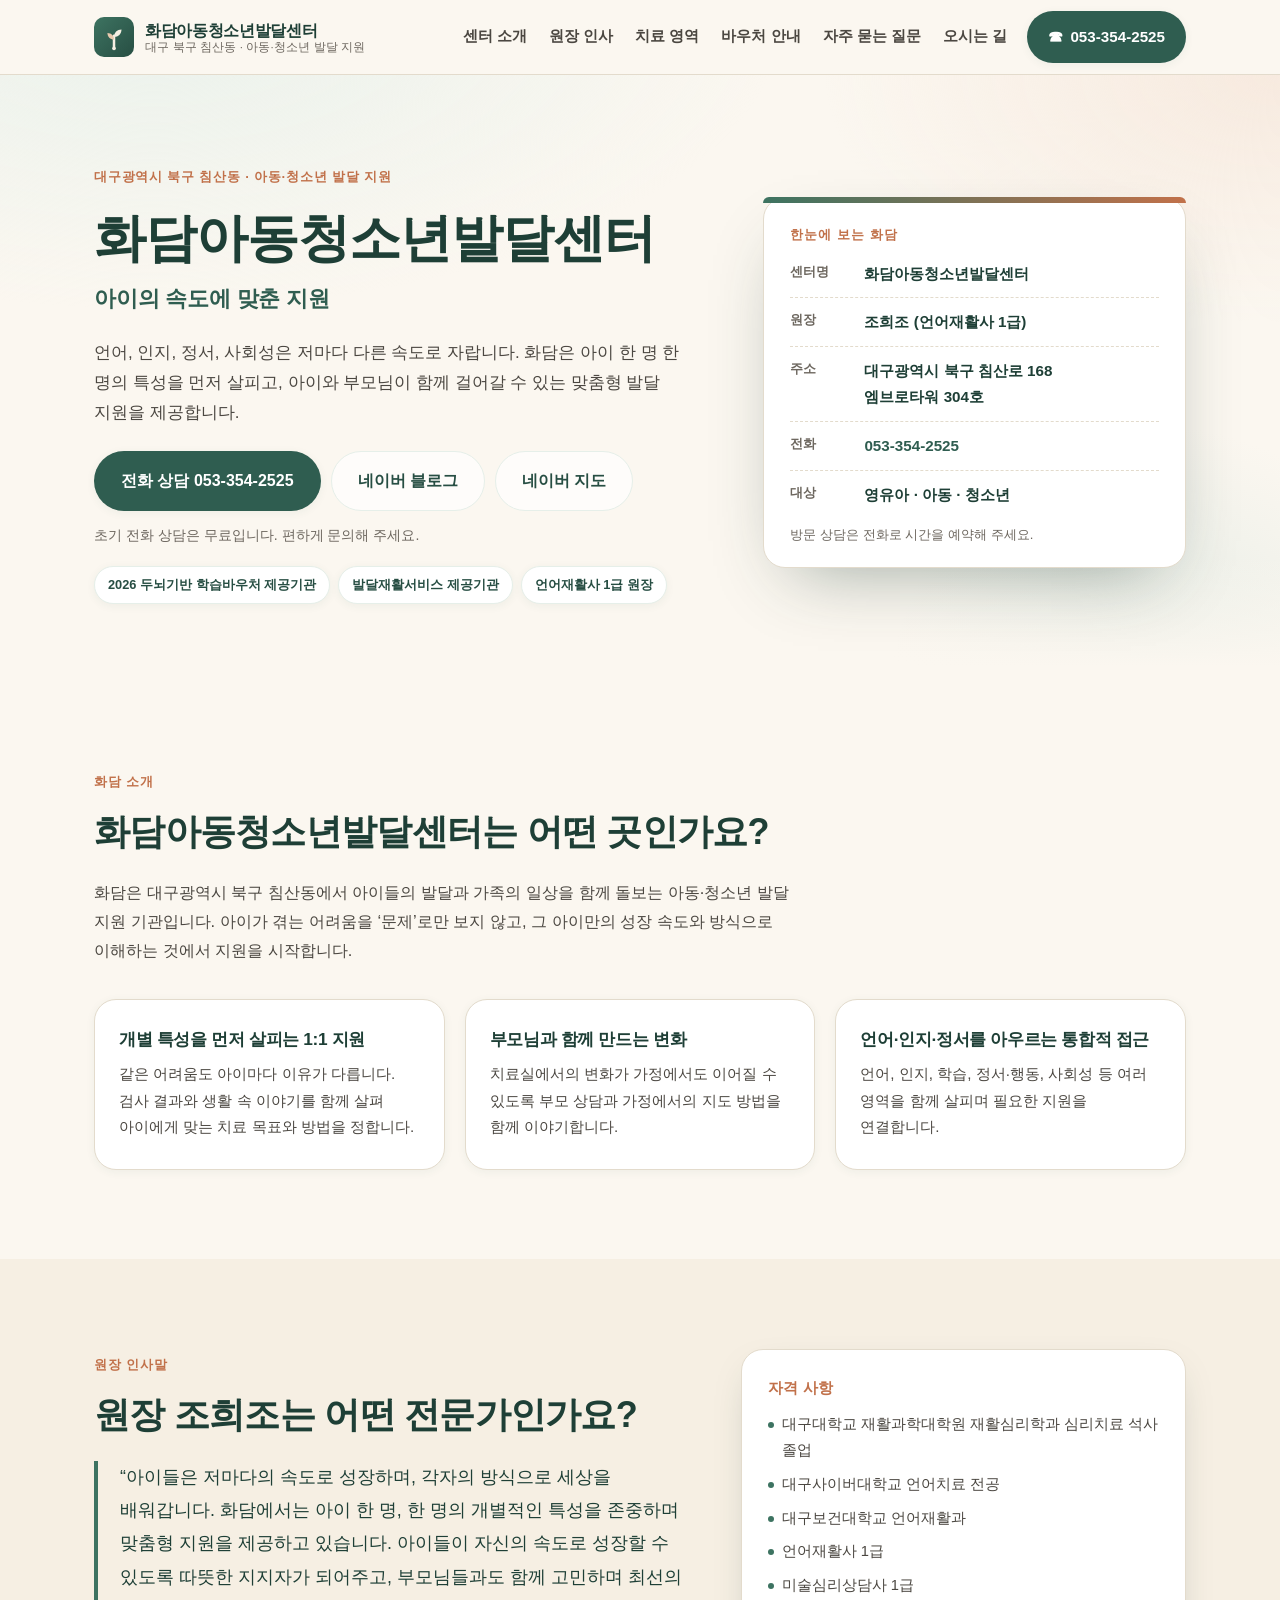
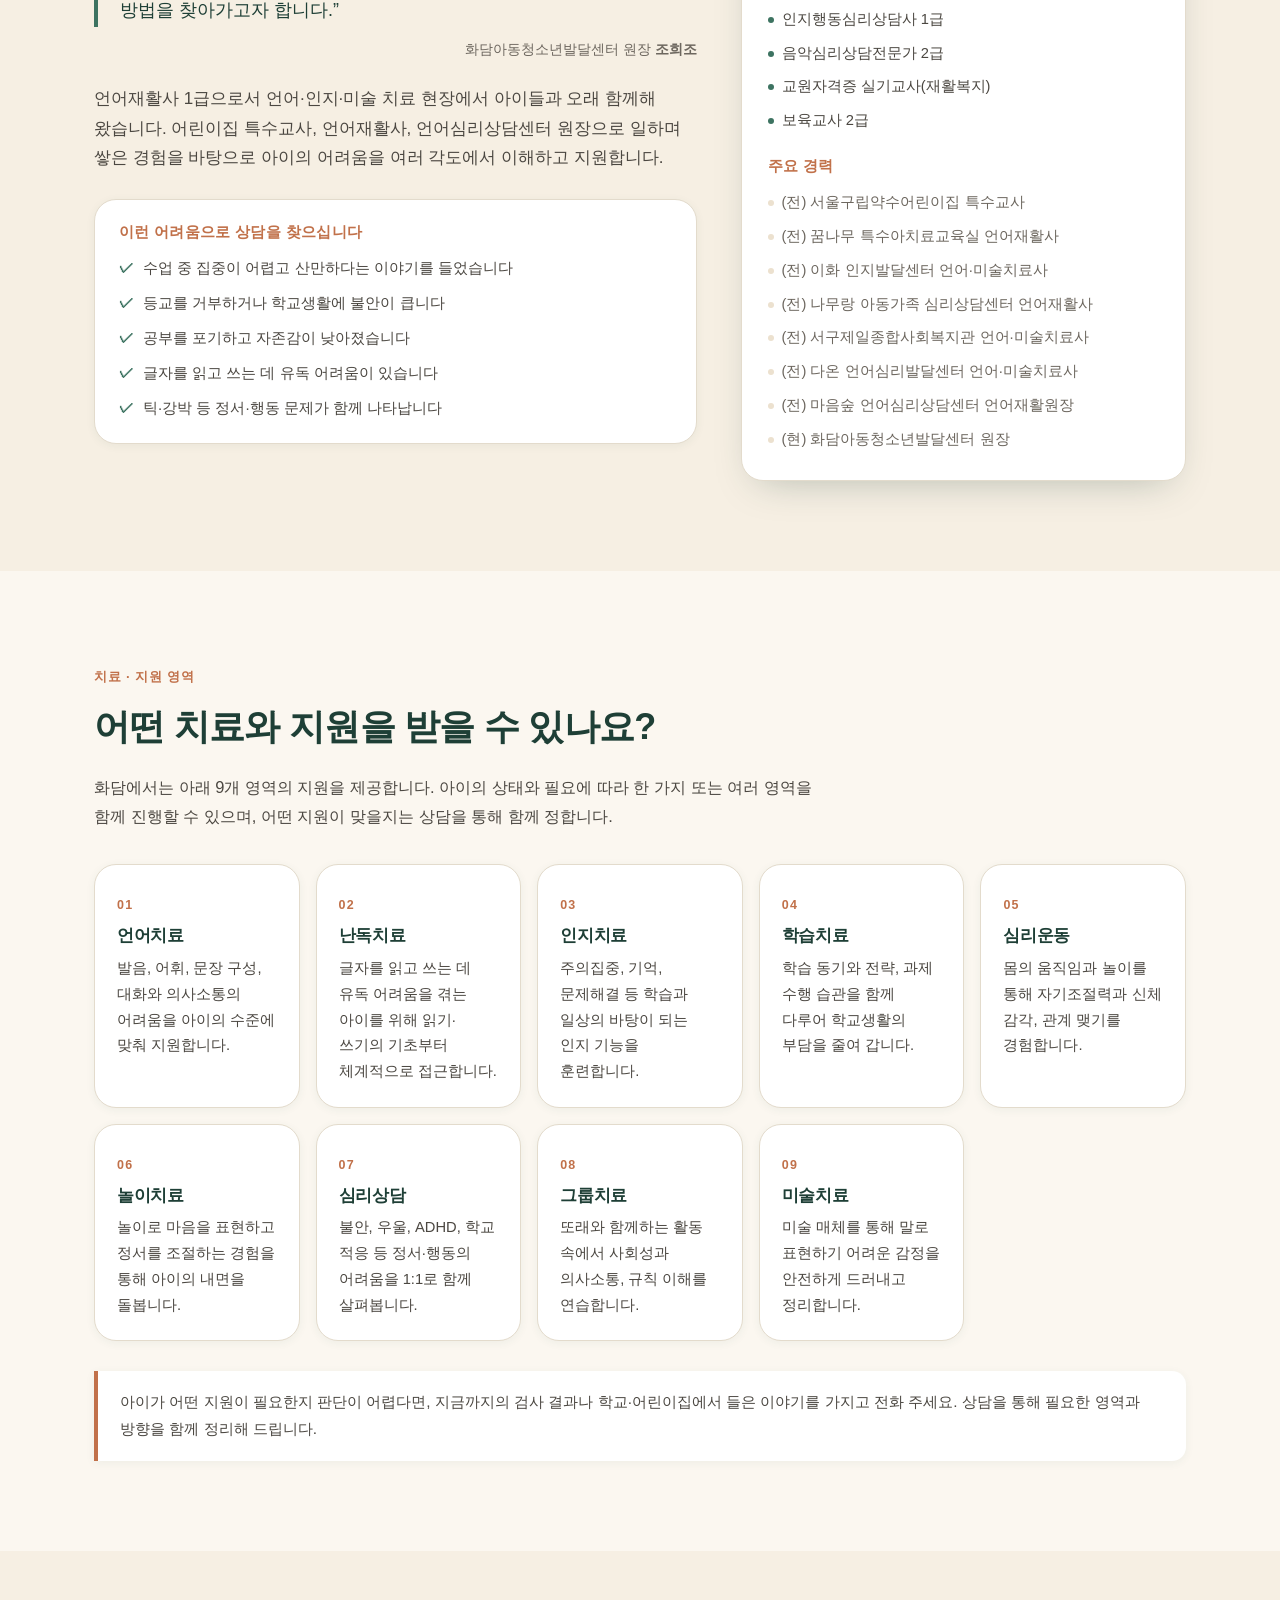
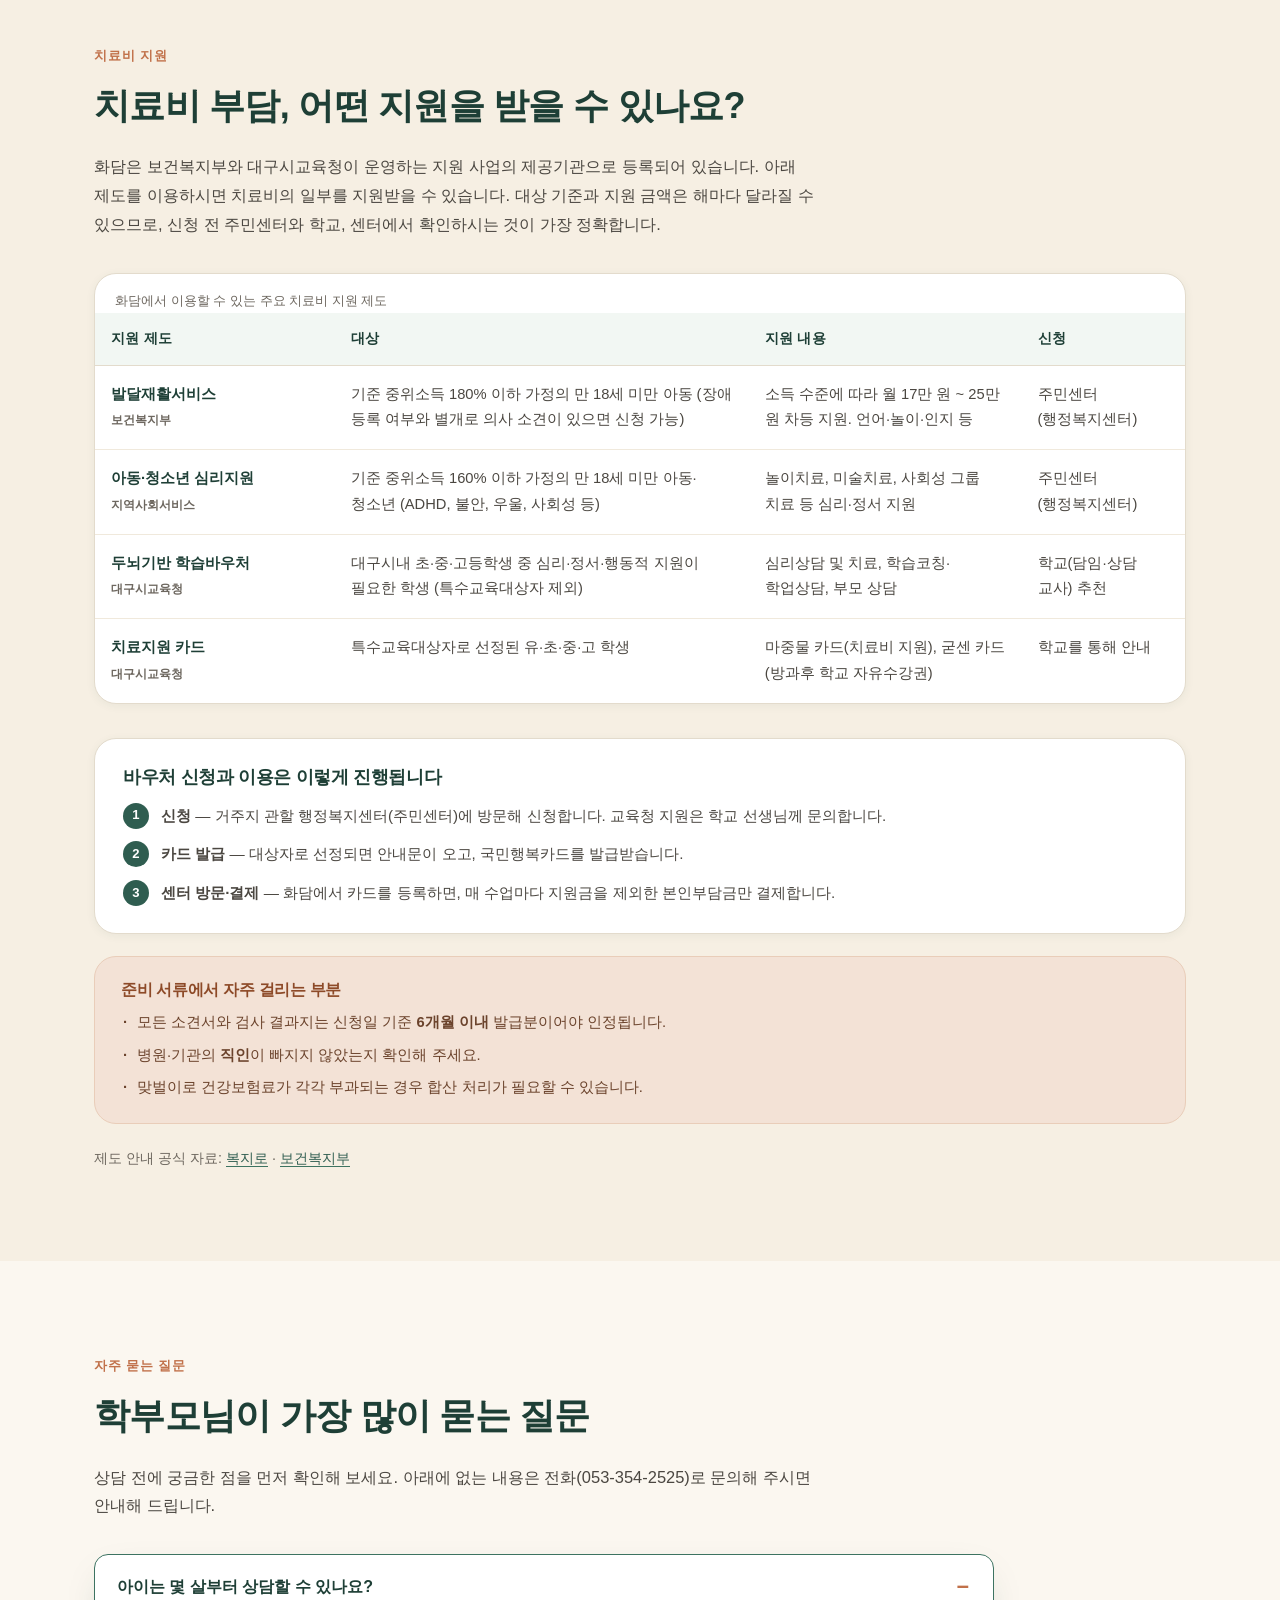
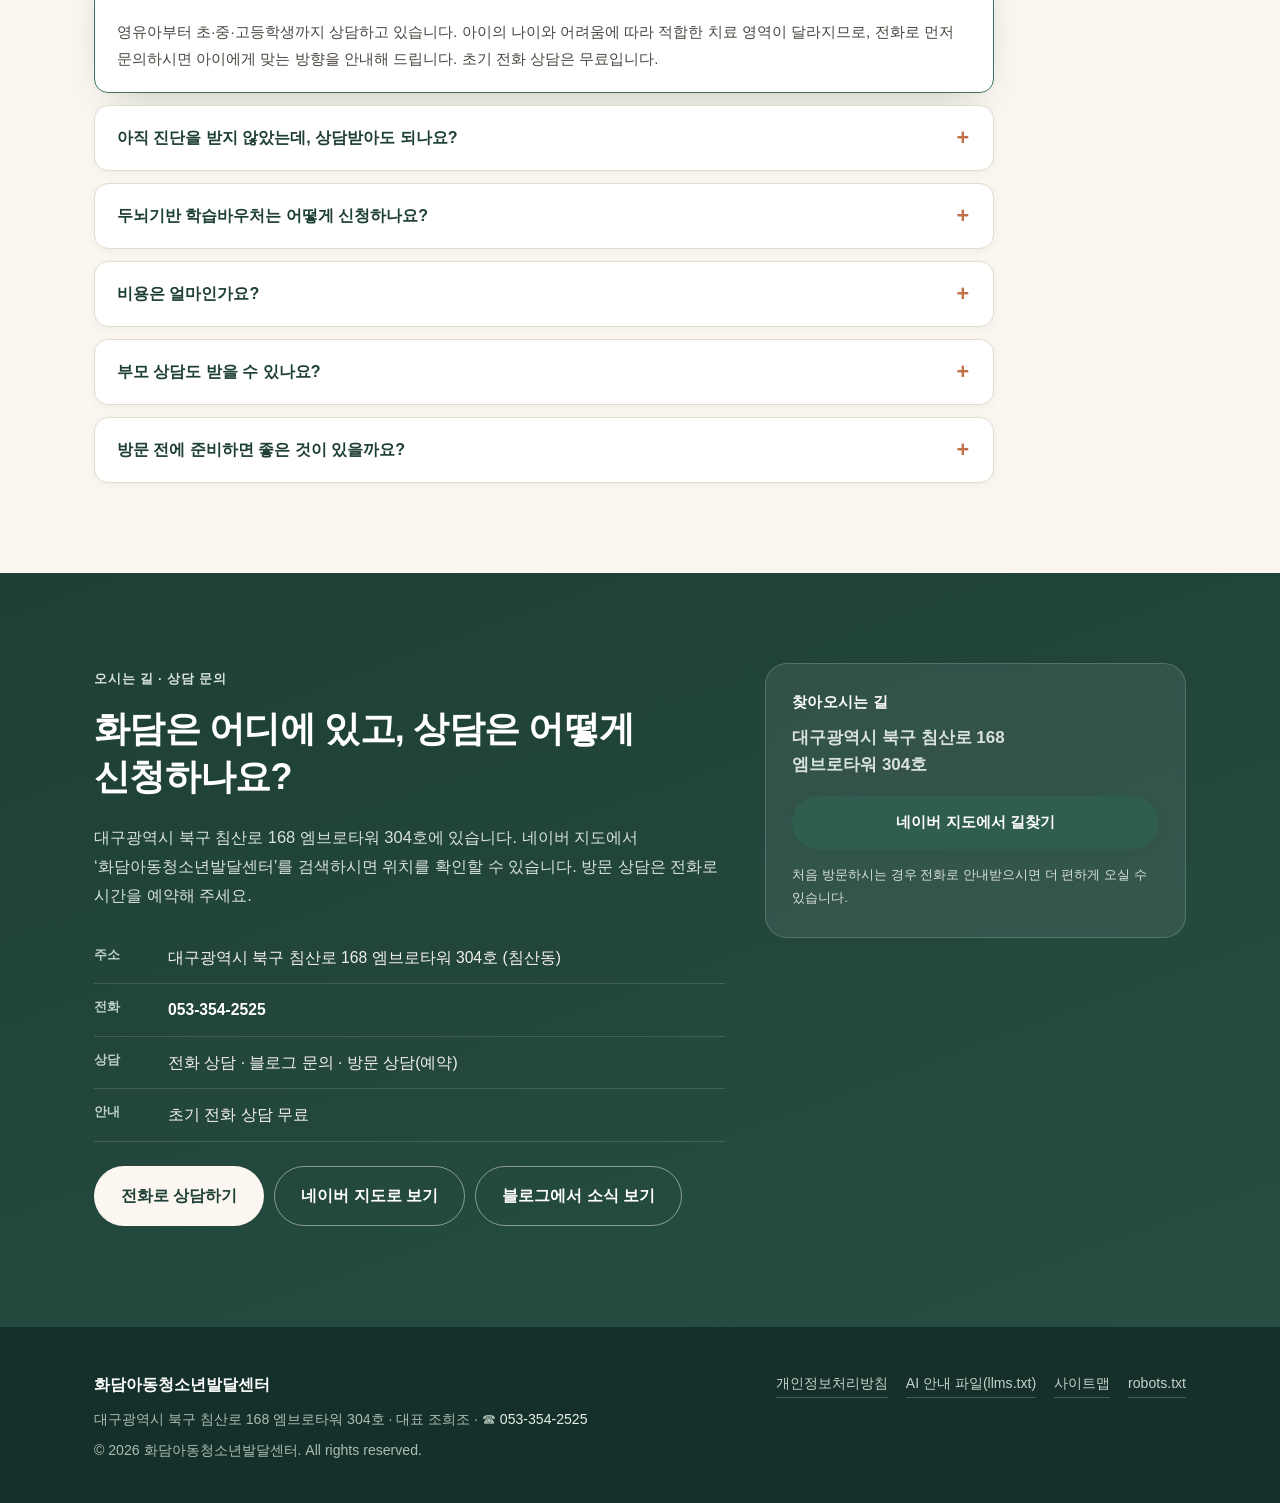
<file: index.html>
<!DOCTYPE html>
<html lang="ko">
<head>
<meta charset="utf-8">
<meta name="viewport" content="width=device-width, initial-scale=1">
<title>화담아동청소년발달센터 | 대구 북구 언어·인지·심리치료</title>
<meta name="description" content="대구 북구 침산동 화담아동청소년발달센터는 언어치료·난독치료·인지치료·놀이치료·심리상담 등 9개 영역의 발달 지원을 제공합니다. 2026 두뇌기반 학습바우처·발달재활서비스 제공기관. 상담 053-354-2525.">
<meta name="keywords" content="화담아동청소년발달센터, 대구 북구 발달센터, 침산동 언어치료, 대구 언어치료, 난독치료, 인지치료, 놀이치료, 발달재활서비스, 두뇌기반 학습바우처">
<meta name="author" content="화담아동청소년발달센터">
<meta name="robots" content="index, follow, max-image-preview:large">
<meta name="google-site-verification" content="okZRsgvVkAYxwvYXAb41gINZxUm3gbRMmfXH_232wYM" />
<link rel="canonical" href="https://copagi.github.io/hwadam/">
<meta name="theme-color" content="#2f5d50">

<!-- Open Graph -->
<meta property="og:type" content="website">
<meta property="og:site_name" content="화담아동청소년발달센터">
<meta property="og:locale" content="ko_KR">
<meta property="og:title" content="화담아동청소년발달센터 | 대구 북구 언어·인지·심리치료">
<meta property="og:description" content="아이의 속도에 맞춘 발달 지원. 언어·난독·인지·학습·심리운동·놀이·심리상담·그룹·미술치료. 대구 북구 침산로 168 엠브로타워 304호.">
<meta property="og:url" content="https://copagi.github.io/hwadam/">
<meta property="og:image" content="https://copagi.github.io/hwadam/og-image.png">
<meta property="og:image:width" content="1200">
<meta property="og:image:height" content="630">
<meta property="og:image:alt" content="화담아동청소년발달센터 - 대구 북구 침산동 아동·청소년 발달 지원">
<meta name="twitter:card" content="summary_large_image">
<meta name="twitter:title" content="화담아동청소년발달센터 | 대구 북구 언어·인지·심리치료">
<meta name="twitter:description" content="아이의 속도에 맞춘 발달 지원. 대구 북구 침산동 화담아동청소년발달센터.">
<meta name="twitter:image" content="https://copagi.github.io/hwadam/og-image.png">

<link rel="icon" href="favicon.svg" type="image/svg+xml">
<link rel="apple-touch-icon" href="og-image.png">
<link rel="stylesheet" href="styles.css">

<!-- 구조화 데이터: 센터(지역 업체) -->
<script type="application/ld+json">
{
  "@context": "https://schema.org",
  "@type": "LocalBusiness",
  "additionalType": "https://schema.org/MedicalClinic",
  "@id": "https://copagi.github.io/hwadam/#center",
  "name": "화담아동청소년발달센터",
  "alternateName": "화담",
  "url": "https://copagi.github.io/hwadam/",
  "logo": "https://copagi.github.io/hwadam/logo.svg",
  "image": "https://copagi.github.io/hwadam/og-image.png",
  "description": "대구광역시 북구 침산동에 있는 아동·청소년 발달 지원 기관. 언어치료, 난독치료, 인지치료, 학습치료, 심리운동, 놀이치료, 심리상담, 그룹치료, 미술치료를 제공하며, 2026 두뇌기반 학습바우처 및 발달재활서비스 제공기관입니다.",
  "telephone": "+82-53-354-2525",
  "address": {
    "@type": "PostalAddress",
    "streetAddress": "침산로 168 엠브로타워 304호",
    "addressLocality": "북구",
    "addressRegion": "대구광역시",
    "addressCountry": "KR"
  },
  "areaServed": [
    { "@type": "City", "name": "대구광역시" },
    { "@type": "AdministrativeArea", "name": "대구 북구" }
  ],
  "sameAs": [
    "https://m.blog.naver.com/hwadam2025",
    "https://m.place.naver.com/place/1386767704/location"
  ],
  "founder": {
    "@type": "Person",
    "name": "조희조",
    "jobTitle": "원장",
    "description": "대구대학교 재활과학대학원 재활심리학과 심리치료 석사 졸업, 대구사이버대학교 언어치료 전공, 대구보건대학교 언어재활과, 언어재활사 1급.",
    "hasCredential": [
      "언어재활사 1급",
      "미술심리상담사 1급",
      "인지행동심리상담사 1급",
      "음악심리상담전문가 2급",
      "교원자격증 실기교사(재활복지)",
      "보육교사 2급"
    ]
  },
  "availableService": [
    { "@type": "MedicalTherapy", "name": "언어치료" },
    { "@type": "MedicalTherapy", "name": "난독치료" },
    { "@type": "MedicalTherapy", "name": "인지치료" },
    { "@type": "MedicalTherapy", "name": "학습치료" },
    { "@type": "MedicalTherapy", "name": "심리운동" },
    { "@type": "MedicalTherapy", "name": "놀이치료" },
    { "@type": "MedicalTherapy", "name": "심리상담" },
    { "@type": "MedicalTherapy", "name": "그룹치료" },
    { "@type": "MedicalTherapy", "name": "미술치료" }
  ],
  "knowsLanguage": "ko",
  "currenciesAccepted": "KRW",
  "paymentAccepted": "국민행복카드(발달재활서비스), 대구시교육청 치료지원 카드"
}
</script>
<!-- 구조화 데이터: 자주 묻는 질문 -->
<script type="application/ld+json">
{
  "@context": "https://schema.org",
  "@type": "FAQPage",
  "mainEntity": [
    {
      "@type": "Question",
      "name": "화담아동청소년발달센터는 어떤 곳인가요?",
      "acceptedAnswer": {
        "@type": "Answer",
        "text": "화담아동청소년발달센터는 대구광역시 북구 침산로 168 엠브로타워 304호에 있는 아동·청소년 발달 지원 기관입니다. 언어치료, 난독치료, 인지치료, 학습치료, 심리운동, 놀이치료, 심리상담, 그룹치료, 미술치료 등 9개 영역에서 아이의 특성에 맞춘 지원을 제공합니다."
      }
    },
    {
      "@type": "Question",
      "name": "아이는 몇 살부터 상담할 수 있나요?",
      "acceptedAnswer": {
        "@type": "Answer",
        "text": "영유아부터 초·중·고등학생까지 아동·청소년을 대상으로 상담하고 있습니다. 아이의 나이와 어려움에 따라 적합한 치료 영역이 달라지므로, 전화(053-354-2525)로 먼저 문의하시면 아이에게 맞는 방향을 안내해 드립니다. 초기 전화 상담은 무료입니다."
      }
    },
    {
      "@type": "Question",
      "name": "치료비 지원(바우처)은 어떤 것이 있나요?",
      "acceptedAnswer": {
        "@type": "Answer",
        "text": "보건복지부 발달재활서비스, 지역사회서비스 아동·청소년 심리지원, 대구시교육청 두뇌기반 학습바우처, 대구시교육청 치료지원(마중물·굳센 카드) 등을 이용할 수 있습니다. 화담센터는 해당 사업의 제공기관으로 등록되어 있으며, 대상 기준과 지원 금액은 해마다 달라질 수 있어 주민센터와 학교, 센터에서 확인하시는 것이 정확합니다."
      }
    },
    {
      "@type": "Question",
      "name": "두뇌기반 학습바우처는 어떻게 신청하나요?",
      "acceptedAnswer": {
        "@type": "Answer",
        "text": "두뇌기반 학습바우처는 대구시교육청이 운영하는 사업으로, 학교(담임 또는 상담 교사)의 추천을 통해 신청합니다. 대구시내 초·중·고등학생이 대상이며 특수교육대상자는 제외됩니다. 학교에서 추천을 받은 뒤 화담센터로 연락하시면 절차를 안내해 드립니다."
      }
    },
    {
      "@type": "Question",
      "name": "화담아동청소년발달센터는 어디에 있나요?",
      "acceptedAnswer": {
        "@type": "Answer",
        "text": "대구광역시 북구 침산로 168 엠브로타워 304호(침산동)에 있습니다. 네이버 지도에서 '화담아동청소년발달센터'를 검색하시면 위치를 확인할 수 있고, 전화번호는 053-354-2525입니다."
      }
    },
    {
      "@type": "Question",
      "name": "상담은 어떻게 신청하고, 준비할 것은 무엇인가요?",
      "acceptedAnswer": {
        "@type": "Answer",
        "text": "전화(053-354-2525)로 문의하시거나 네이버 블로그로 남겨 주시면 안내해 드립니다. 이전에 받은 검사 결과지나 병원 소견서가 있다면 함께 이야기해 주시면 상담에 도움이 됩니다. 바우처를 이용하실 경우에는 신청일 기준 6개월 이내에 발급된 소견서와 검사 결과지가 필요합니다."
      }
    }
  ]
}
</script>
</head>
<body>
<a class="skip" href="#main">본문으로 바로가기</a>

<header class="site-header" id="top">
  <div class="wrap header-inner">
    <a class="brand" href="index.html#top" aria-label="화담아동청소년발달센터 홈">
      <img src="logo.svg" alt="화담아동청소년발달센터 로고" width="40" height="40">
      <span class="brand-text">
        <strong>화담아동청소년발달센터</strong>
        <small>대구 북구 침산동 · 아동·청소년 발달 지원</small>
      </span>
    </a>
    <nav class="nav" aria-label="주요 메뉴">
      <a href="index.html#about">센터 소개</a>
      <a href="index.html#director">원장 인사</a>
      <a href="index.html#services">치료 영역</a>
      <a href="index.html#voucher">바우처 안내</a>
      <a href="index.html#faq">자주 묻는 질문</a>
      <a href="index.html#visit">오시는 길</a>
    </nav>
    <a class="btn btn-solid header-cta" href="tel:053-354-2525">
      <span aria-hidden="true">☎</span> 053-354-2525
    </a>
  </div>
</header>

<main id="main">

  <!-- HERO -->
  <section class="hero">
    <div class="wrap hero-grid">
      <div class="hero-copy">
        <p class="eyebrow">대구광역시 북구 침산동 · 아동·청소년 발달 지원</p>
        <h1>화담아동청소년발달센터</h1>
        <p class="hero-slogan">아이의 속도에 맞춘 지원</p>
        <p class="lead">
          언어, 인지, 정서, 사회성은 저마다 다른 속도로 자랍니다.
          화담은 아이 한 명 한 명의 특성을 먼저 살피고, 아이와 부모님이 함께 걸어갈 수 있는
          맞춤형 발달 지원을 제공합니다.
        </p>
        <div class="hero-actions">
          <a class="btn btn-solid btn-lg" href="tel:053-354-2525">전화 상담 053-354-2525</a>
          <a class="btn btn-ghost btn-lg" href="https://m.blog.naver.com/hwadam2025" target="_blank" rel="noopener">네이버 블로그</a>
          <a class="btn btn-ghost btn-lg" href="https://m.place.naver.com/place/1386767704/location" target="_blank" rel="noopener">네이버 지도</a>
        </div>
        <p class="hero-note">초기 전화 상담은 무료입니다. 편하게 문의해 주세요.</p>
        <ul class="chips" aria-label="주요 자격 및 지정 사항">
          <li>2026 두뇌기반 학습바우처 제공기관</li>
          <li>발달재활서비스 제공기관</li>
          <li>언어재활사 1급 원장</li>
        </ul>
      </div>

      <aside class="hero-card" aria-label="센터 정보 요약">
        <p class="card-kicker">한눈에 보는 화담</p>
        <dl class="facts">
          <div><dt>센터명</dt><dd>화담아동청소년발달센터</dd></div>
          <div><dt>원장</dt><dd>조희조 (언어재활사 1급)</dd></div>
          <div><dt>주소</dt><dd>대구광역시 북구 침산로 168<br>엠브로타워 304호</dd></div>
          <div><dt>전화</dt><dd><a href="tel:053-354-2525">053-354-2525</a></dd></div>
          <div><dt>대상</dt><dd>영유아 · 아동 · 청소년</dd></div>
        </dl>
        <p class="card-foot">방문 상담은 전화로 시간을 예약해 주세요.</p>
      </aside>
    </div>
    <div class="hero-glow" aria-hidden="true"></div>
  </section>

  <!-- 소개 -->
  <section class="section" id="about">
    <div class="wrap">
      <p class="eyebrow">화담 소개</p>
      <h2>화담아동청소년발달센터는 어떤 곳인가요?</h2>
      <p class="section-lead">
        화담은 대구광역시 북구 침산동에서 아이들의 발달과 가족의 일상을 함께 돌보는
        아동·청소년 발달 지원 기관입니다. 아이가 겪는 어려움을 ‘문제’로만 보지 않고,
        그 아이만의 성장 속도와 방식으로 이해하는 것에서 지원을 시작합니다.
      </p>
      <div class="feature-grid">
        <article class="feature">
          <h3>개별 특성을 먼저 살피는 1:1 지원</h3>
          <p>같은 어려움도 아이마다 이유가 다릅니다. 검사 결과와 생활 속 이야기를 함께 살펴 아이에게 맞는 치료 목표와 방법을 정합니다.</p>
        </article>
        <article class="feature">
          <h3>부모님과 함께 만드는 변화</h3>
          <p>치료실에서의 변화가 가정에서도 이어질 수 있도록 부모 상담과 가정에서의 지도 방법을 함께 이야기합니다.</p>
        </article>
        <article class="feature">
          <h3>언어·인지·정서를 아우르는 통합적 접근</h3>
          <p>언어, 인지, 학습, 정서·행동, 사회성 등 여러 영역을 함께 살피며 필요한 지원을 연결합니다.</p>
        </article>
      </div>
    </div>
  </section>

  <!-- 원장 -->
  <section class="section section-alt" id="director">
    <div class="wrap director-grid">
      <div>
        <p class="eyebrow">원장 인사말</p>
        <h2>원장 조희조는 어떤 전문가인가요?</h2>
        <blockquote class="quote">
          “아이들은 저마다의 속도로 성장하며, 각자의 방식으로 세상을 배워갑니다.
          화담에서는 아이 한 명, 한 명의 개별적인 특성을 존중하며 맞춤형 지원을 제공하고 있습니다.
          아이들이 자신의 속도로 성장할 수 있도록 따뜻한 지지자가 되어주고,
          부모님들과도 함께 고민하며 최선의 방법을 찾아가고자 합니다.”
        </blockquote>
        <p class="quote-sign">화담아동청소년발달센터 원장 <strong>조희조</strong></p>
        <p class="body-text">
          언어재활사 1급으로서 언어·인지·미술 치료 현장에서 아이들과 오래 함께해 왔습니다.
          어린이집 특수교사, 언어재활사, 언어심리상담센터 원장으로 일하며 쌓은 경험을 바탕으로
          아이의 어려움을 여러 각도에서 이해하고 지원합니다.
        </p>

        <div class="signs">
          <h3>이런 어려움으로 상담을 찾으십니다</h3>
          <ul>
            <li>수업 중 집중이 어렵고 산만하다는 이야기를 들었습니다</li>
            <li>등교를 거부하거나 학교생활에 불안이 큽니다</li>
            <li>공부를 포기하고 자존감이 낮아졌습니다</li>
            <li>글자를 읽고 쓰는 데 유독 어려움이 있습니다</li>
            <li>틱·강박 등 정서·행동 문제가 함께 나타납니다</li>
          </ul>
        </div>
      </div>

      <div class="cred-card">
        <h3>자격 사항</h3>
        <ul class="cred-list">
          <li>대구대학교 재활과학대학원 재활심리학과 심리치료 석사 졸업</li>
          <li>대구사이버대학교 언어치료 전공</li>
          <li>대구보건대학교 언어재활과</li>
          <li>언어재활사 1급</li>
          <li>미술심리상담사 1급</li>
          <li>인지행동심리상담사 1급</li>
          <li>음악심리상담전문가 2급</li>
          <li>교원자격증 실기교사(재활복지)</li>
          <li>보육교사 2급</li>
        </ul>
        <h3 class="cred-sub">주요 경력</h3>
        <ul class="cred-list cred-list--muted">
          <li>(전) 서울구립약수어린이집 특수교사</li>
          <li>(전) 꿈나무 특수아치료교육실 언어재활사</li>
          <li>(전) 이화 인지발달센터 언어·미술치료사</li>
          <li>(전) 나무랑 아동가족 심리상담센터 언어재활사</li>
          <li>(전) 서구제일종합사회복지관 언어·미술치료사</li>
          <li>(전) 다온 언어심리발달센터 언어·미술치료사</li>
          <li>(전) 마음숲 언어심리상담센터 언어재활원장</li>
          <li>(현) 화담아동청소년발달센터 원장</li>
        </ul>
      </div>
    </div>
  </section>

  <!-- 치료 영역 -->
  <section class="section" id="services">
    <div class="wrap">
      <p class="eyebrow">치료 · 지원 영역</p>
      <h2>어떤 치료와 지원을 받을 수 있나요?</h2>
      <p class="section-lead">
        화담에서는 아래 9개 영역의 지원을 제공합니다. 아이의 상태와 필요에 따라
        한 가지 또는 여러 영역을 함께 진행할 수 있으며, 어떤 지원이 맞을지는
        상담을 통해 함께 정합니다.
      </p>
      <div class="cards">
        <article class="card"><span class="card-num">01</span><h3>언어치료</h3><p>발음, 어휘, 문장 구성, 대화와 의사소통의 어려움을 아이의 수준에 맞춰 지원합니다.</p></article>
        <article class="card"><span class="card-num">02</span><h3>난독치료</h3><p>글자를 읽고 쓰는 데 유독 어려움을 겪는 아이를 위해 읽기·쓰기의 기초부터 체계적으로 접근합니다.</p></article>
        <article class="card"><span class="card-num">03</span><h3>인지치료</h3><p>주의집중, 기억, 문제해결 등 학습과 일상의 바탕이 되는 인지 기능을 훈련합니다.</p></article>
        <article class="card"><span class="card-num">04</span><h3>학습치료</h3><p>학습 동기와 전략, 과제 수행 습관을 함께 다루어 학교생활의 부담을 줄여 갑니다.</p></article>
        <article class="card"><span class="card-num">05</span><h3>심리운동</h3><p>몸의 움직임과 놀이를 통해 자기조절력과 신체 감각, 관계 맺기를 경험합니다.</p></article>
        <article class="card"><span class="card-num">06</span><h3>놀이치료</h3><p>놀이로 마음을 표현하고 정서를 조절하는 경험을 통해 아이의 내면을 돌봅니다.</p></article>
        <article class="card"><span class="card-num">07</span><h3>심리상담</h3><p>불안, 우울, ADHD, 학교 적응 등 정서·행동의 어려움을 1:1로 함께 살펴봅니다.</p></article>
        <article class="card"><span class="card-num">08</span><h3>그룹치료</h3><p>또래와 함께하는 활동 속에서 사회성과 의사소통, 규칙 이해를 연습합니다.</p></article>
        <article class="card"><span class="card-num">09</span><h3>미술치료</h3><p>미술 매체를 통해 말로 표현하기 어려운 감정을 안전하게 드러내고 정리합니다.</p></article>
      </div>
      <p class="note-box">
        아이가 어떤 지원이 필요한지 판단이 어렵다면, 지금까지의 검사 결과나 학교·어린이집에서 들은 이야기를 가지고
        전화 주세요. 상담을 통해 필요한 영역과 방향을 함께 정리해 드립니다.
      </p>
    </div>
  </section>

  <!-- 바우처 -->
  <section class="section section-alt" id="voucher">
    <div class="wrap">
      <p class="eyebrow">치료비 지원</p>
      <h2>치료비 부담, 어떤 지원을 받을 수 있나요?</h2>
      <p class="section-lead">
        화담은 보건복지부와 대구시교육청이 운영하는 지원 사업의 제공기관으로 등록되어 있습니다.
        아래 제도를 이용하시면 치료비의 일부를 지원받을 수 있습니다. 대상 기준과 지원 금액은
        해마다 달라질 수 있으므로, 신청 전 주민센터와 학교, 센터에서 확인하시는 것이 가장 정확합니다.
      </p>

      <div class="table-wrap">
        <table>
          <caption>화담에서 이용할 수 있는 주요 치료비 지원 제도</caption>
          <thead>
            <tr><th scope="col">지원 제도</th><th scope="col">대상</th><th scope="col">지원 내용</th><th scope="col">신청</th></tr>
          </thead>
          <tbody>
            <tr>
              <th scope="row">발달재활서비스<br><span class="sub">보건복지부</span></th>
              <td>기준 중위소득 180% 이하 가정의 만 18세 미만 아동 (장애 등록 여부와 별개로 의사 소견이 있으면 신청 가능)</td>
              <td>소득 수준에 따라 월 17만 원 ~ 25만 원 차등 지원. 언어·놀이·인지 등</td>
              <td>주민센터(행정복지센터)</td>
            </tr>
            <tr>
              <th scope="row">아동·청소년 심리지원<br><span class="sub">지역사회서비스</span></th>
              <td>기준 중위소득 160% 이하 가정의 만 18세 미만 아동·청소년 (ADHD, 불안, 우울, 사회성 등)</td>
              <td>놀이치료, 미술치료, 사회성 그룹 치료 등 심리·정서 지원</td>
              <td>주민센터(행정복지센터)</td>
            </tr>
            <tr>
              <th scope="row">두뇌기반 학습바우처<br><span class="sub">대구시교육청</span></th>
              <td>대구시내 초·중·고등학생 중 심리·정서·행동적 지원이 필요한 학생 (특수교육대상자 제외)</td>
              <td>심리상담 및 치료, 학습코칭·학업상담, 부모 상담</td>
              <td>학교(담임·상담 교사) 추천</td>
            </tr>
            <tr>
              <th scope="row">치료지원 카드<br><span class="sub">대구시교육청</span></th>
              <td>특수교육대상자로 선정된 유·초·중·고 학생</td>
              <td>마중물 카드(치료비 지원), 굳센 카드(방과후 학교 자유수강권)</td>
              <td>학교를 통해 안내</td>
            </tr>
          </tbody>
        </table>
      </div>

      <div class="steps">
        <h3>바우처 신청과 이용은 이렇게 진행됩니다</h3>
        <ol>
          <li><strong>신청</strong> — 거주지 관할 행정복지센터(주민센터)에 방문해 신청합니다. 교육청 지원은 학교 선생님께 문의합니다.</li>
          <li><strong>카드 발급</strong> — 대상자로 선정되면 안내문이 오고, 국민행복카드를 발급받습니다.</li>
          <li><strong>센터 방문·결제</strong> — 화담에서 카드를 등록하면, 매 수업마다 지원금을 제외한 본인부담금만 결제합니다.</li>
        </ol>
      </div>

      <div class="doc-note">
        <h3>준비 서류에서 자주 걸리는 부분</h3>
        <ul>
          <li>모든 소견서와 검사 결과지는 신청일 기준 <strong>6개월 이내</strong> 발급분이어야 인정됩니다.</li>
          <li>병원·기관의 <strong>직인</strong>이 빠지지 않았는지 확인해 주세요.</li>
          <li>맞벌이로 건강보험료가 각각 부과되는 경우 합산 처리가 필요할 수 있습니다.</li>
        </ul>
      </div>

      <p class="official-links">
        제도 안내 공식 자료:
        <a href="https://www.bokjiro.go.kr" target="_blank" rel="noopener">복지로</a> ·
        <a href="https://www.mohw.go.kr" target="_blank" rel="noopener">보건복지부</a>
      </p>
    </div>
  </section>

  <!-- FAQ -->
  <section class="section" id="faq">
    <div class="wrap">
      <p class="eyebrow">자주 묻는 질문</p>
      <h2>학부모님이 가장 많이 묻는 질문</h2>
      <p class="section-lead">
        상담 전에 궁금한 점을 먼저 확인해 보세요. 아래에 없는 내용은 전화(053-354-2525)로 문의해 주시면 안내해 드립니다.
      </p>

      <div class="faq">
        <details open>
          <summary>아이는 몇 살부터 상담할 수 있나요?</summary>
          <p>영유아부터 초·중·고등학생까지 상담하고 있습니다. 아이의 나이와 어려움에 따라 적합한 치료 영역이 달라지므로, 전화로 먼저 문의하시면 아이에게 맞는 방향을 안내해 드립니다. 초기 전화 상담은 무료입니다.</p>
        </details>
        <details>
          <summary>아직 진단을 받지 않았는데, 상담받아도 되나요?</summary>
          <p>됩니다. “공부를 싫어하는 게 아닌데 유독 힘들어한다”, “집에서는 괜찮은데 학교만 가면 달라진다” 같은 이야기로 오시는 경우가 많습니다. 검사 결과나 병원 소견서가 없어도 상담이 가능하며, 필요한 검사나 지원 제도가 있다면 함께 안내해 드립니다.</p>
        </details>
        <details>
          <summary>두뇌기반 학습바우처는 어떻게 신청하나요?</summary>
          <p>대구시교육청이 운영하는 사업으로, 학교(담임 또는 상담 교사)의 추천을 통해 신청합니다. 대상은 대구시내 초·중·고등학생이며 특수교육대상자는 제외됩니다. 학교에서 추천을 받은 뒤 화담으로 연락하시면 절차를 안내해 드립니다.</p>
        </details>
        <details>
          <summary>비용은 얼마인가요?</summary>
          <p>치료 영역과 횟수, 이용하시는 바우처에 따라 본인부담금이 달라집니다. 두뇌기반 학습바우처는 대구시교육청 지원 기준에 따라 처리되며, 그 외에는 상담 시 안내해 드립니다. 지원 가능한 바우처가 있는지도 함께 확인해 드리니 편하게 문의해 주세요.</p>
        </details>
        <details>
          <summary>부모 상담도 받을 수 있나요?</summary>
          <p>가능합니다. 두뇌기반 학습바우처에서는 학생 심리상담 이용 시 부모 상담을 함께 제공하며(10분 이내), 부모 단독 상담은 50분 기준 최대 2회까지 가능합니다. 그 외의 경우에도 상담과 치료 과정에서 가정에서의 지도 방법을 함께 이야기합니다.</p>
        </details>
        <details>
          <summary>방문 전에 준비하면 좋은 것이 있을까요?</summary>
          <p>이전에 받은 검사 결과지, 병원 소견서, 학교나 어린이집에서 들은 이야기를 정리해 오시면 상담에 도움이 됩니다. 바우처를 이용하실 경우에는 신청일 기준 6개월 이내 발급된 서류인지 확인해 주세요.</p>
        </details>
      </div>
    </div>
  </section>

  <!-- 오시는 길 / 상담 -->
  <section class="section section-dark" id="visit">
    <div class="wrap visit-grid">
      <div>
        <p class="eyebrow eyebrow-light">오시는 길 · 상담 문의</p>
        <h2 class="light">화담은 어디에 있고, 상담은 어떻게 신청하나요?</h2>
        <p class="section-lead light">
          대구광역시 북구 침산로 168 엠브로타워 304호에 있습니다.
          네이버 지도에서 ‘화담아동청소년발달센터’를 검색하시면 위치를 확인할 수 있습니다.
          방문 상담은 전화로 시간을 예약해 주세요.
        </p>
        <dl class="visit-facts">
          <div><dt>주소</dt><dd>대구광역시 북구 침산로 168 엠브로타워 304호 (침산동)</dd></div>
          <div><dt>전화</dt><dd><a href="tel:053-354-2525">053-354-2525</a></dd></div>
          <div><dt>상담</dt><dd>전화 상담 · 블로그 문의 · 방문 상담(예약)</dd></div>
          <div><dt>안내</dt><dd>초기 전화 상담 무료</dd></div>
        </dl>
        <div class="hero-actions">
          <a class="btn btn-light btn-lg" href="tel:053-354-2525">전화로 상담하기</a>
          <a class="btn btn-outline-light btn-lg" href="https://m.place.naver.com/place/1386767704/location" target="_blank" rel="noopener">네이버 지도로 보기</a>
          <a class="btn btn-outline-light btn-lg" href="https://m.blog.naver.com/hwadam2025" target="_blank" rel="noopener">블로그에서 소식 보기</a>
        </div>
      </div>
      <div class="map-card">
        <h3>찾아오시는 길</h3>
        <p class="map-addr">대구광역시 북구 침산로 168<br>엠브로타워 304호</p>
        <a class="btn btn-solid btn-block" href="https://m.place.naver.com/place/1386767704/location" target="_blank" rel="noopener">네이버 지도에서 길찾기</a>
        <p class="map-note">처음 방문하시는 경우 전화로 안내받으시면 더 편하게 오실 수 있습니다.</p>
      </div>
    </div>
  </section>

</main>

<footer class="site-footer">
  <div class="wrap footer-grid">
    <div>
      <p class="footer-brand">화담아동청소년발달센터</p>
      <p class="footer-meta">
        대구광역시 북구 침산로 168 엠브로타워 304호 · 대표 조희조 · ☎ <a href="tel:053-354-2525">053-354-2525</a>
      </p>
      <p class="footer-meta">© 2026 화담아동청소년발달센터. All rights reserved.</p>
    </div>
    <div class="footer-links">
      <a href="privacy.html">개인정보처리방침</a>
      <a href="llms.txt">AI 안내 파일(llms.txt)</a>
      <a href="sitemap.xml">사이트맵</a>
      <a href="robots.txt">robots.txt</a>
    </div>
  </div>
</footer>

<a class="float-call" href="tel:053-354-2525" aria-label="전화 상담 053-354-2525">☎ 전화 상담</a>
<script>
  // 스크롤을 내리면 전화 상담 버튼을 띄워 내용을 가리지 않게 합니다.
  (function () {
    var btn = document.querySelector('.float-call');
    var toggle = function () { btn.classList.toggle('on', window.scrollY > 680); };
    window.addEventListener('scroll', toggle, { passive: true });
    toggle();
  })();
</script>
</body>
</html>
</file>
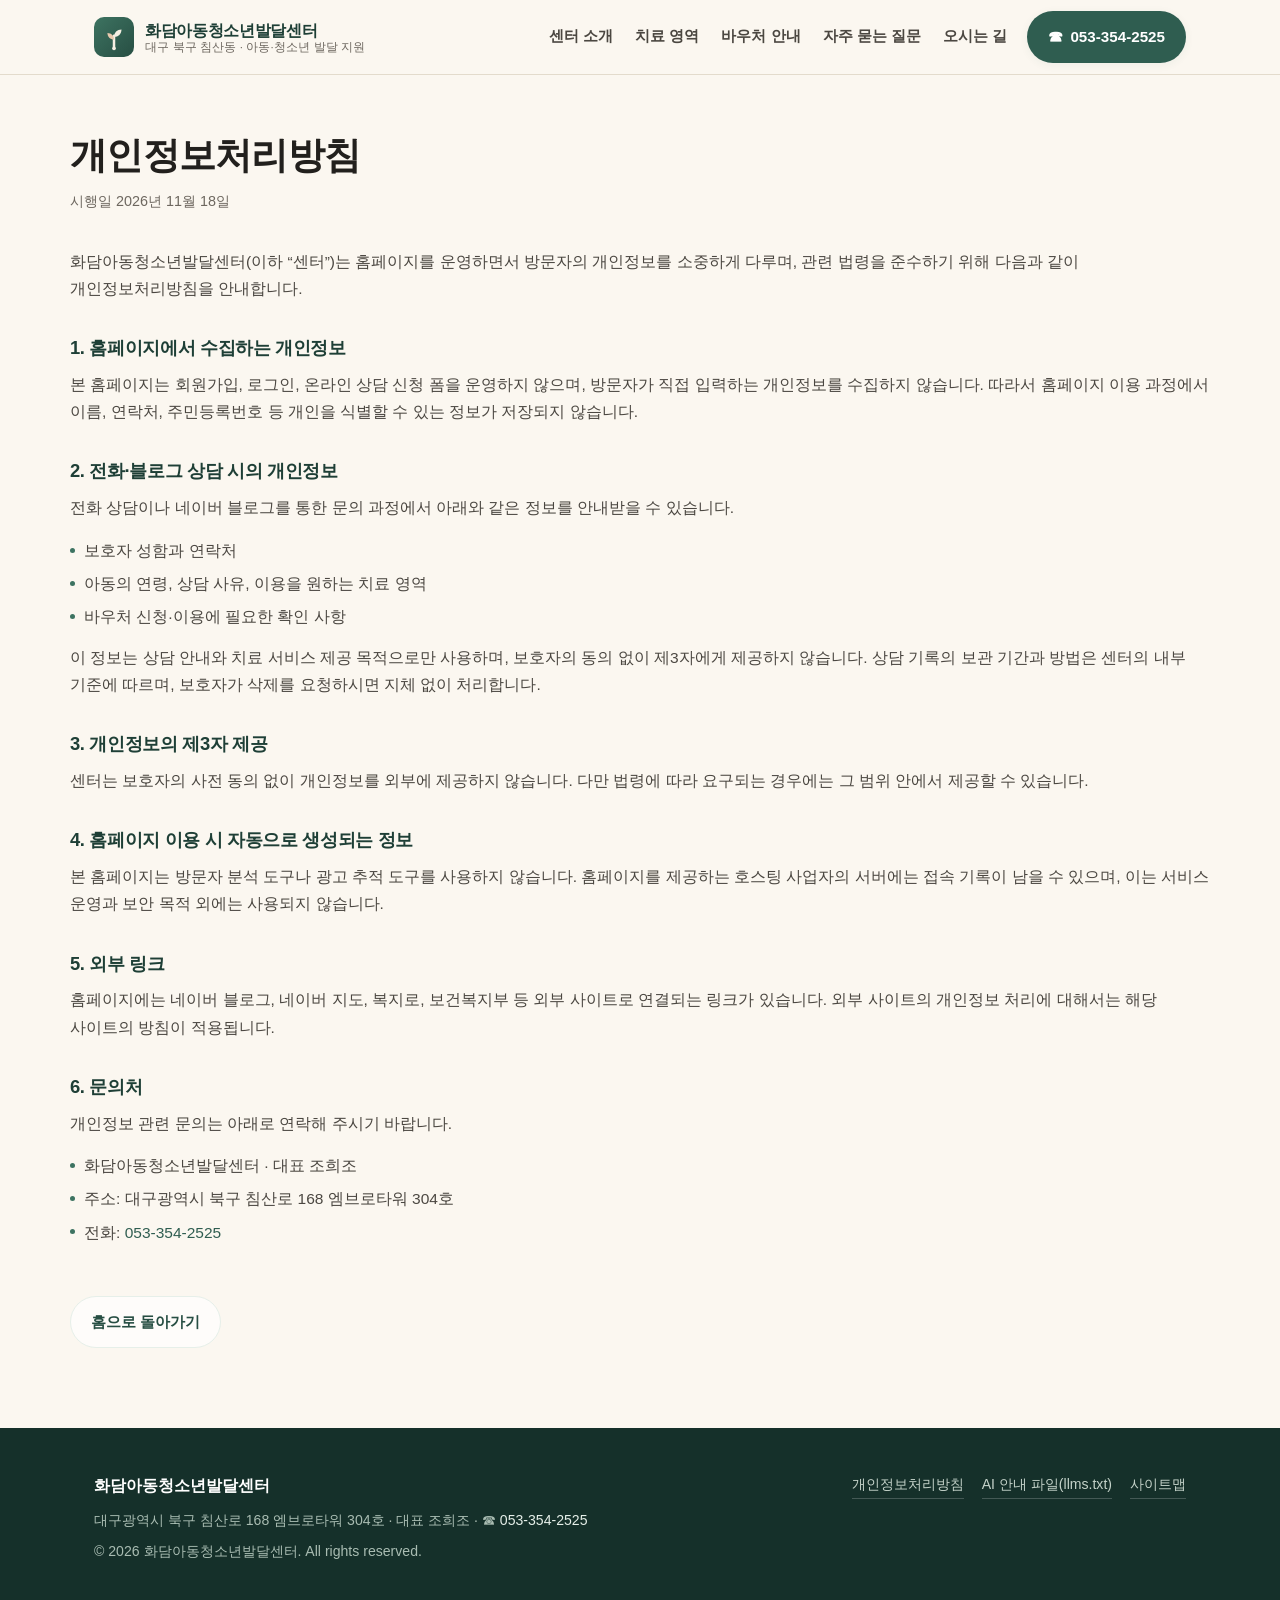
<file: privacy.html>
<!DOCTYPE html>
<html lang="ko">
<head>
<meta charset="utf-8">
<meta name="viewport" content="width=device-width, initial-scale=1">
<title>개인정보처리방침 | 화담아동청소년발달센터</title>
<meta name="description" content="화담아동청소년발달센터 홈페이지의 개인정보처리방침입니다. 본 홈페이지는 방문자가 직접 입력하는 개인정보를 수집하지 않으며, 전화·블로그 상담 시의 개인정보 취급을 안내합니다.">
<meta name="robots" content="index, follow">
<link rel="canonical" href="https://copagi.github.io/hwadam/privacy.html">
<meta name="theme-color" content="#2f5d50">
<link rel="icon" href="favicon.svg" type="image/svg+xml">
<link rel="stylesheet" href="styles.css">
<style>
  .doc{padding:56px 0 80px}
  .doc h1{font-size:clamp(1.7rem,3vw,2.3rem);margin-bottom:8px}
  .doc .updated{color:var(--muted);font-size:.9rem;margin-bottom:34px}
  .doc h2{font-size:1.15rem;margin:34px 0 10px}
  .doc p,.doc li{color:var(--ink-soft);font-size:.97rem}
  .doc ul{display:grid;gap:6px;margin-bottom:14px}
  .doc ul li{position:relative;padding-left:14px}
  .doc ul li::before{content:"";position:absolute;left:0;top:.7em;width:5px;height:5px;border-radius:50%;background:var(--green-600)}
  .doc .back{display:inline-block;margin-top:36px}
</style>
</head>
<body>
<header class="site-header">
  <div class="wrap header-inner">
    <a class="brand" href="index.html#top" aria-label="화담아동청소년발달센터 홈">
      <img src="logo.svg" alt="화담아동청소년발달센터 로고" width="40" height="40">
      <span class="brand-text">
        <strong>화담아동청소년발달센터</strong>
        <small>대구 북구 침산동 · 아동·청소년 발달 지원</small>
      </span>
    </a>
    <nav class="nav" aria-label="주요 메뉴">
      <a href="index.html#about">센터 소개</a>
      <a href="index.html#services">치료 영역</a>
      <a href="index.html#voucher">바우처 안내</a>
      <a href="index.html#faq">자주 묻는 질문</a>
      <a href="index.html#visit">오시는 길</a>
    </nav>
    <a class="btn btn-solid header-cta" href="tel:053-354-2525"><span aria-hidden="true">☎</span> 053-354-2525</a>
  </div>
</header>

<main class="wrap doc">
  <h1>개인정보처리방침</h1>
  <p class="updated">시행일 2026년 11월 18일</p>

  <p>화담아동청소년발달센터(이하 “센터”)는 홈페이지를 운영하면서 방문자의 개인정보를 소중하게 다루며, 관련 법령을 준수하기 위해 다음과 같이 개인정보처리방침을 안내합니다.</p>

  <h2>1. 홈페이지에서 수집하는 개인정보</h2>
  <p>본 홈페이지는 회원가입, 로그인, 온라인 상담 신청 폼을 운영하지 않으며, 방문자가 직접 입력하는 개인정보를 수집하지 않습니다. 따라서 홈페이지 이용 과정에서 이름, 연락처, 주민등록번호 등 개인을 식별할 수 있는 정보가 저장되지 않습니다.</p>

  <h2>2. 전화·블로그 상담 시의 개인정보</h2>
  <p>전화 상담이나 네이버 블로그를 통한 문의 과정에서 아래와 같은 정보를 안내받을 수 있습니다.</p>
  <ul>
    <li>보호자 성함과 연락처</li>
    <li>아동의 연령, 상담 사유, 이용을 원하는 치료 영역</li>
    <li>바우처 신청·이용에 필요한 확인 사항</li>
  </ul>
  <p>이 정보는 상담 안내와 치료 서비스 제공 목적으로만 사용하며, 보호자의 동의 없이 제3자에게 제공하지 않습니다. 상담 기록의 보관 기간과 방법은 센터의 내부 기준에 따르며, 보호자가 삭제를 요청하시면 지체 없이 처리합니다.</p>

  <h2>3. 개인정보의 제3자 제공</h2>
  <p>센터는 보호자의 사전 동의 없이 개인정보를 외부에 제공하지 않습니다. 다만 법령에 따라 요구되는 경우에는 그 범위 안에서 제공할 수 있습니다.</p>

  <h2>4. 홈페이지 이용 시 자동으로 생성되는 정보</h2>
  <p>본 홈페이지는 방문자 분석 도구나 광고 추적 도구를 사용하지 않습니다. 홈페이지를 제공하는 호스팅 사업자의 서버에는 접속 기록이 남을 수 있으며, 이는 서비스 운영과 보안 목적 외에는 사용되지 않습니다.</p>

  <h2>5. 외부 링크</h2>
  <p>홈페이지에는 네이버 블로그, 네이버 지도, 복지로, 보건복지부 등 외부 사이트로 연결되는 링크가 있습니다. 외부 사이트의 개인정보 처리에 대해서는 해당 사이트의 방침이 적용됩니다.</p>

  <h2>6. 문의처</h2>
  <p>개인정보 관련 문의는 아래로 연락해 주시기 바랍니다.</p>
  <ul>
    <li>화담아동청소년발달센터 · 대표 조희조</li>
    <li>주소: 대구광역시 북구 침산로 168 엠브로타워 304호</li>
    <li>전화: <a href="tel:053-354-2525">053-354-2525</a></li>
  </ul>

  <a class="btn btn-ghost back" href="index.html">홈으로 돌아가기</a>
</main>

<footer class="site-footer">
  <div class="wrap footer-grid">
    <div>
      <p class="footer-brand">화담아동청소년발달센터</p>
      <p class="footer-meta">대구광역시 북구 침산로 168 엠브로타워 304호 · 대표 조희조 · ☎ <a href="tel:053-354-2525">053-354-2525</a></p>
      <p class="footer-meta">© 2026 화담아동청소년발달센터. All rights reserved.</p>
    </div>
    <div class="footer-links">
      <a href="privacy.html">개인정보처리방침</a>
      <a href="llms.txt">AI 안내 파일(llms.txt)</a>
      <a href="sitemap.xml">사이트맵</a>
    </div>
  </div>
</footer>
</body>
</html>
</file>
<file: styles.css>
/* 화담아동청소년발달센터 — 1페이지 공식 홈페이지
   팔레트: 딥그린(신뢰) + 크림(따뜻함) + 테라조타(온기) */

:root{
  --green-900:#1e3f36;
  --green-800:#274e43;
  --green-700:#2f5d50;
  --green-600:#3d7361;
  --green-100:#e6efe9;
  --green-50:#f2f7f3;
  --cream:#fbf7f0;
  --cream-2:#f6efe3;
  --sand:#ece1cf;
  --clay:#c1714a;
  --clay-soft:#f3e2d6;
  --ink:#22201d;
  --ink-soft:#4b4741;
  --muted:#6d675f;
  --line:#e3dbcc;
  --white:#fff;
  --radius:22px;
  --radius-sm:14px;
  --shadow-sm:0 2px 10px rgba(39,78,67,.06);
  --shadow:0 14px 40px -18px rgba(30,63,54,.35);
  --shadow-lg:0 28px 70px -30px rgba(30,63,54,.45);
  --max:1140px;
  --font:"Noto Sans KR","Apple SD Gothic Neo","Malgun Gothic","맑은 고딕",-apple-system,BlinkMacSystemFont,"Segoe UI",sans-serif;
}

*,*::before,*::after{box-sizing:border-box}
html{scroll-behavior:smooth;-webkit-text-size-adjust:100%}
body{
  margin:0;font-family:var(--font);color:var(--ink);background:var(--cream);
  font-size:17px;line-height:1.75;word-break:keep-all;-webkit-font-smoothing:antialiased;
}
img{max-width:100%;height:auto}
a{color:var(--green-700);text-decoration:none}
a:hover{text-decoration:underline}
h1,h2,h3{line-height:1.35;letter-spacing:-.02em;margin:0 0 .6em}
h1{font-size:clamp(2rem,4.4vw,3.25rem);font-weight:800}
h2{font-size:clamp(1.55rem,2.9vw,2.25rem);font-weight:800;color:var(--green-900)}
h3{font-size:1.12rem;font-weight:700;color:var(--green-900)}
p{margin:0 0 1em}
ul,ol{margin:0;padding:0;list-style:none}
.wrap{width:100%;max-width:var(--max);margin:0 auto;padding:0 24px}

.skip{position:absolute;left:-9999px;top:0;background:var(--green-700);color:#fff;padding:10px 16px;border-radius:0 0 10px 0;z-index:99}
.skip:focus{left:0}

/* ---------- header ---------- */
.site-header{
  position:sticky;top:0;z-index:50;background:rgba(251,247,240,.92);
  backdrop-filter:saturate(150%) blur(10px);border-bottom:1px solid var(--line);
}
.header-inner{display:flex;align-items:center;gap:20px;min-height:74px}
.brand{display:flex;align-items:center;gap:11px;color:var(--green-900);text-decoration:none;flex:0 0 auto}
.brand:hover{text-decoration:none}
.brand img{width:40px;height:40px}
.brand-text{display:flex;flex-direction:column;line-height:1.25}
.brand-text strong{font-size:1.02rem;font-weight:800;letter-spacing:-.02em}
.brand-text small{font-size:.72rem;color:var(--muted);letter-spacing:.01em}
.nav{display:flex;gap:22px;margin-left:auto;font-size:.95rem;font-weight:600}
.nav a{color:var(--ink-soft);text-decoration:none;padding:6px 0;border-bottom:2px solid transparent}
.nav a:hover{color:var(--green-700);border-bottom-color:var(--green-600);text-decoration:none}
.header-cta{flex:0 0 auto;font-weight:700}

/* ---------- buttons ---------- */
.btn{
  display:inline-flex;align-items:center;justify-content:center;gap:7px;
  padding:12px 20px;border-radius:999px;font-weight:700;font-size:.95rem;
  border:1.5px solid transparent;transition:transform .15s ease,box-shadow .2s ease,background .2s ease;
  text-decoration:none;cursor:pointer;white-space:nowrap;
}
.btn:hover{text-decoration:none;transform:translateY(-1px)}
.btn-lg{padding:15px 26px;font-size:1rem}
.btn-solid{background:var(--green-700);color:#fff;box-shadow:var(--shadow-sm)}
.btn-solid:hover{background:var(--green-800);box-shadow:var(--shadow)}
.btn-ghost{background:rgba(255,255,255,.7);color:var(--green-800);border-color:var(--green-100)}
.btn-ghost:hover{background:#fff;border-color:var(--green-600)}
.btn-light{background:var(--cream);color:var(--green-900)}
.btn-outline-light{background:transparent;color:#fff;border-color:rgba(255,255,255,.45)}
.btn-outline-light:hover{background:rgba(255,255,255,.12)}
.btn-block{display:flex;width:100%}
.float-call{
  position:fixed;right:18px;bottom:18px;z-index:60;display:none;
  background:var(--green-700);color:#fff;padding:14px 20px;border-radius:999px;
  font-weight:800;box-shadow:0 12px 30px -10px rgba(30,63,54,.7);text-decoration:none;
  opacity:0;transform:translateY(10px);pointer-events:none;transition:opacity .25s ease,transform .25s ease;
}
.float-call.on{opacity:1;transform:none;pointer-events:auto}

/* ---------- hero ---------- */
.hero{position:relative;overflow:hidden;background:
  radial-gradient(900px 420px at 12% -10%, #eaf2ec 0%, rgba(234,242,236,0) 70%),
  radial-gradient(700px 380px at 100% 0%, #f7eadf 0%, rgba(247,234,223,0) 65%),
  var(--cream);
  padding:clamp(48px,7vw,86px) 0 clamp(46px,6vw,72px);
}
.hero-grid{display:grid;grid-template-columns:1.25fr .85fr;gap:48px;align-items:center;position:relative;z-index:2}
.eyebrow{
  display:inline-block;margin:0 0 14px;font-size:.82rem;font-weight:800;letter-spacing:.06em;
  color:var(--clay);text-transform:none;
}
.eyebrow-light{color:#e9c9ae}
.hero h1{margin-bottom:6px;color:var(--green-900)}
.hero-slogan{
  margin:0 0 20px;font-size:clamp(1.1rem,1.75vw,1.5rem);font-weight:700;color:var(--green-700);
  letter-spacing:-.01em;
}
.lead{font-size:1.06rem;color:var(--ink-soft);max-width:38em}
.hero-actions{display:flex;flex-wrap:wrap;gap:10px;margin:24px 0 12px}
.hero-note{font-size:.88rem;color:var(--muted);margin-bottom:18px}
.chips{display:flex;flex-wrap:wrap;gap:8px}
.chips li{
  font-size:.8rem;font-weight:700;color:var(--green-800);background:#fff;
  border:1px solid var(--green-100);padding:7px 13px;border-radius:999px;box-shadow:var(--shadow-sm);
}
.hero-card{
  background:#fff;border:1px solid var(--line);border-radius:var(--radius);
  padding:26px 26px 20px;box-shadow:var(--shadow-lg);position:relative;
}
.hero-card::before{
  content:"";position:absolute;inset:-1px -1px auto -1px;height:6px;border-radius:var(--radius) var(--radius) 0 0;
  background:linear-gradient(90deg,var(--green-600),var(--clay));
}
.card-kicker{margin:0 0 14px;font-size:.8rem;font-weight:800;letter-spacing:.08em;color:var(--clay)}
.facts{display:grid;gap:11px;margin:0}
.facts>div{display:grid;grid-template-columns:64px 1fr;gap:10px;padding-bottom:10px;border-bottom:1px dashed var(--line)}
.facts>div:last-child{border-bottom:0;padding-bottom:0}
.facts dt{font-size:.82rem;font-weight:800;color:var(--muted)}
.facts dd{margin:0;font-size:.95rem;font-weight:600;color:var(--green-900)}
.facts dd a{text-decoration:none}
.card-foot{margin:16px 0 0;font-size:.82rem;color:var(--muted)}
.hero-glow{
  position:absolute;right:-160px;bottom:-300px;width:560px;height:560px;border-radius:50%;
  background:radial-gradient(circle,rgba(223,233,226,.85) 0%,rgba(223,233,226,0) 68%);z-index:1;
}
.hero::after{
  content:"";position:absolute;left:0;right:0;bottom:0;height:120px;pointer-events:none;z-index:1;
  background:linear-gradient(to bottom,rgba(251,247,240,0) 0%,var(--cream) 92%);
}

/* ---------- sections ---------- */
.section{padding:clamp(56px,7vw,92px) 0;scroll-margin-top:86px}
.section-alt{background:var(--cream-2)}
.section-dark{background:linear-gradient(160deg,var(--green-900),var(--green-800));color:#f3f0e9;scroll-margin-top:86px}
.section-dark h2{color:#fff}
.section-lead{font-size:1.03rem;color:var(--ink-soft);max-width:44em;margin-bottom:34px}
.section-lead.light,.section-dark p{color:#d8e2da}
.body-text{color:var(--ink-soft)}
.signs{margin-top:26px;background:#fff;border:1px solid var(--line);border-radius:var(--radius);padding:22px 24px;box-shadow:var(--shadow-sm)}
.signs h3{font-size:.95rem;color:var(--clay);letter-spacing:.02em;margin-bottom:12px}
.signs ul{display:grid;gap:9px;font-size:.93rem;color:var(--ink-soft)}
.signs li{position:relative;padding-left:24px}
.signs li::before{
  content:"✓";position:absolute;left:0;top:-1px;color:var(--green-600);font-weight:800;
}
.note-box{
  margin:30px 0 0;padding:18px 22px;border-left:4px solid var(--clay);
  background:#fff;border-radius:0 var(--radius-sm) var(--radius-sm) 0;box-shadow:var(--shadow-sm);
  font-size:.96rem;color:var(--ink-soft);
}

/* features */
.feature-grid{display:grid;grid-template-columns:repeat(3,1fr);gap:20px}
.feature{background:#fff;border:1px solid var(--line);border-radius:var(--radius);padding:28px 24px;box-shadow:var(--shadow-sm)}
.feature h3{margin-bottom:10px;font-size:1.08rem}
.feature p{margin:0;font-size:.95rem;color:var(--ink-soft)}

/* director */
.director-grid{display:grid;grid-template-columns:1.15fr .85fr;gap:44px;align-items:start}
.quote{
  margin:0 0 10px;padding:0 0 0 22px;border-left:4px solid var(--green-600);
  font-size:1.12rem;line-height:1.85;color:var(--green-900);font-weight:500;
}
.quote-sign{margin:0 0 22px;font-size:.9rem;color:var(--muted);text-align:right}
.cred-card{background:#fff;border:1px solid var(--line);border-radius:var(--radius);padding:28px 26px;box-shadow:var(--shadow)}
.cred-card h3{margin-bottom:14px;font-size:.95rem;letter-spacing:.02em;color:var(--clay);text-transform:uppercase}
.cred-sub{margin-top:22px}
.cred-list{display:grid;gap:8px;font-size:.92rem;color:var(--ink-soft)}
.cred-list li{position:relative;padding-left:14px}
.cred-list li::before{content:"";position:absolute;left:0;top:.68em;width:6px;height:6px;border-radius:50%;background:var(--green-600)}
.cred-list--muted{color:var(--muted)}
.cred-list--muted li::before{background:var(--sand)}

/* service cards */
.cards{display:grid;grid-template-columns:repeat(auto-fit,minmax(240px,1fr));gap:18px}
@media (min-width:1120px){.cards{grid-template-columns:repeat(5,1fr);gap:16px}}
@media (min-width:1120px){.card{padding:22px 18px 20px}.card h3{font-size:1rem}.card p{font-size:.88rem}}
.card{
  background:#fff;border:1px solid var(--line);border-radius:var(--radius);padding:24px 22px 22px;
  box-shadow:var(--shadow-sm);transition:transform .18s ease,box-shadow .2s ease,border-color .2s ease;
}
.card:hover{transform:translateY(-3px);box-shadow:var(--shadow);border-color:var(--green-600)}
.card-num{display:inline-block;font-size:.78rem;font-weight:800;letter-spacing:.1em;color:var(--clay);margin-bottom:8px}
.card h3{margin-bottom:8px;font-size:1.05rem}
.card p{margin:0;font-size:.92rem;color:var(--ink-soft)}

/* table */
.table-wrap{overflow-x:auto;border-radius:var(--radius);border:1px solid var(--line);background:#fff;box-shadow:var(--shadow-sm)}
table{border-collapse:collapse;width:100%;min-width:720px;font-size:.92rem}
caption{caption-side:top;text-align:left;padding:16px 20px 0;font-size:.82rem;color:var(--muted)}
thead th{
  background:var(--green-50);color:var(--green-900);font-size:.85rem;letter-spacing:.02em;
  text-align:left;padding:14px 16px;border-bottom:1px solid var(--line);font-weight:800;
}
tbody th,tbody td{padding:16px;border-bottom:1px solid #f0e9dc;vertical-align:top;text-align:left;color:var(--ink-soft)}
tbody th{font-weight:800;color:var(--green-900);width:22%}
tbody tr:last-child th,tbody tr:last-child td{border-bottom:0}
.sub{display:block;font-size:.76rem;font-weight:600;color:var(--muted);margin-top:3px}
.steps{margin-top:34px;background:#fff;border:1px solid var(--line);border-radius:var(--radius);padding:26px 28px;box-shadow:var(--shadow-sm)}
.steps h3{margin-bottom:14px}
.steps ol{counter-reset:s;display:grid;gap:12px}
.steps li{counter-increment:s;position:relative;padding-left:38px;font-size:.95rem;color:var(--ink-soft)}
.steps li::before{
  content:counter(s);position:absolute;left:0;top:0;width:26px;height:26px;border-radius:50%;
  background:var(--green-700);color:#fff;font-size:.82rem;font-weight:800;
  display:flex;align-items:center;justify-content:center;
}
.doc-note{margin-top:22px;padding:22px 26px;border-radius:var(--radius);background:var(--clay-soft);border:1px solid #e9cdb9}
.doc-note h3{font-size:.98rem;margin-bottom:10px;color:#8d4a28}
.doc-note ul{display:grid;gap:7px;font-size:.92rem;color:#6b432c}
.doc-note li{position:relative;padding-left:16px}
.doc-note li::before{content:"·";position:absolute;left:2px;font-weight:900}
.official-links{margin:22px 0 0;font-size:.9rem;color:var(--muted)}
.official-links a{border-bottom:1px solid var(--green-600)}

/* FAQ */
.faq{display:grid;gap:12px;max-width:900px}
.faq details{background:#fff;border:1px solid var(--line);border-radius:var(--radius-sm);padding:0 22px;box-shadow:var(--shadow-sm)}
.faq details[open]{border-color:var(--green-600);box-shadow:var(--shadow)}
.faq summary{
  cursor:pointer;list-style:none;padding:20px 34px 20px 0;font-weight:800;color:var(--green-900);
  position:relative;font-size:1rem;line-height:1.5;
}
.faq summary::-webkit-details-marker{display:none}
.faq summary::after{
  content:"+";position:absolute;right:2px;top:50%;transform:translateY(-50%);
  font-size:1.35rem;font-weight:600;color:var(--clay);transition:transform .2s ease;
}
.faq details[open] summary::after{content:"−"}
.faq details p{margin:0;padding:0 0 20px;color:var(--ink-soft);font-size:.95rem}

/* visit */
.visit-grid{display:grid;grid-template-columns:1.2fr .8fr;gap:40px;align-items:start}
.visit-facts{display:grid;gap:12px;margin:22px 0 8px}
.visit-facts>div{display:grid;grid-template-columns:62px 1fr;gap:12px;padding-bottom:12px;border-bottom:1px solid rgba(255,255,255,.14)}
.visit-facts dt{font-size:.82rem;font-weight:800;color:#bcd0c4}
.visit-facts dd{margin:0;font-size:.98rem}
.visit-facts a{color:#fff;font-weight:700}
.map-card{background:rgba(255,255,255,.08);border:1px solid rgba(255,255,255,.18);border-radius:var(--radius);padding:28px 26px;backdrop-filter:blur(4px)}
.map-card h3{color:#fff;font-size:.95rem;letter-spacing:.02em;margin-bottom:12px}
.map-addr{font-size:1.06rem;font-weight:700;color:#fff;margin-bottom:18px;line-height:1.6}
.map-note{margin:14px 0 0;font-size:.83rem;color:#c8d6cc}

/* footer */
.site-footer{background:#15302a;color:#c4d2c9;padding:44px 0 34px;font-size:.88rem}
.footer-grid{display:flex;justify-content:space-between;gap:24px;flex-wrap:wrap;align-items:flex-start}
.footer-brand{margin:0 0 8px;font-weight:800;color:#fff;font-size:1rem}
.footer-meta{margin:0 0 6px;color:#a9bcb2}
.footer-meta a{color:#e6efe9}
.footer-links{display:flex;gap:18px;flex-wrap:wrap}
.footer-links a{color:#c4d2c9;border-bottom:1px solid rgba(255,255,255,.2);padding-bottom:1px}

/* ---------- responsive ---------- */
@media (max-width:1000px){
  .nav{display:none}
  .hero-grid,.director-grid,.visit-grid{grid-template-columns:1fr}
  .hero-card{order:2}
  .feature-grid{grid-template-columns:1fr}
  .header-cta{display:none}
  .float-call{display:inline-flex}
}
@media (max-width:720px){
  body{font-size:16px}
  .wrap{padding:0 18px}
  .hero h1{font-size:1.78rem;text-wrap:balance}
  .header-inner{min-height:64px}
  .brand-text small{display:none}
  .brand-text strong{font-size:.95rem}
  .hero-actions .btn{flex:1 1 auto;justify-content:center}
  .facts>div{grid-template-columns:58px 1fr}
  .quote{font-size:1.02rem}
  .table-wrap{border-radius:var(--radius-sm)}
  .float-call{right:14px;bottom:14px;padding:12px 16px;font-size:.9rem}
  .footer-links{gap:12px;font-size:.84rem}
}
@media (prefers-reduced-motion:reduce){
  *{transition:none!important;animation:none!important}
  html{scroll-behavior:auto}
}
</file>
